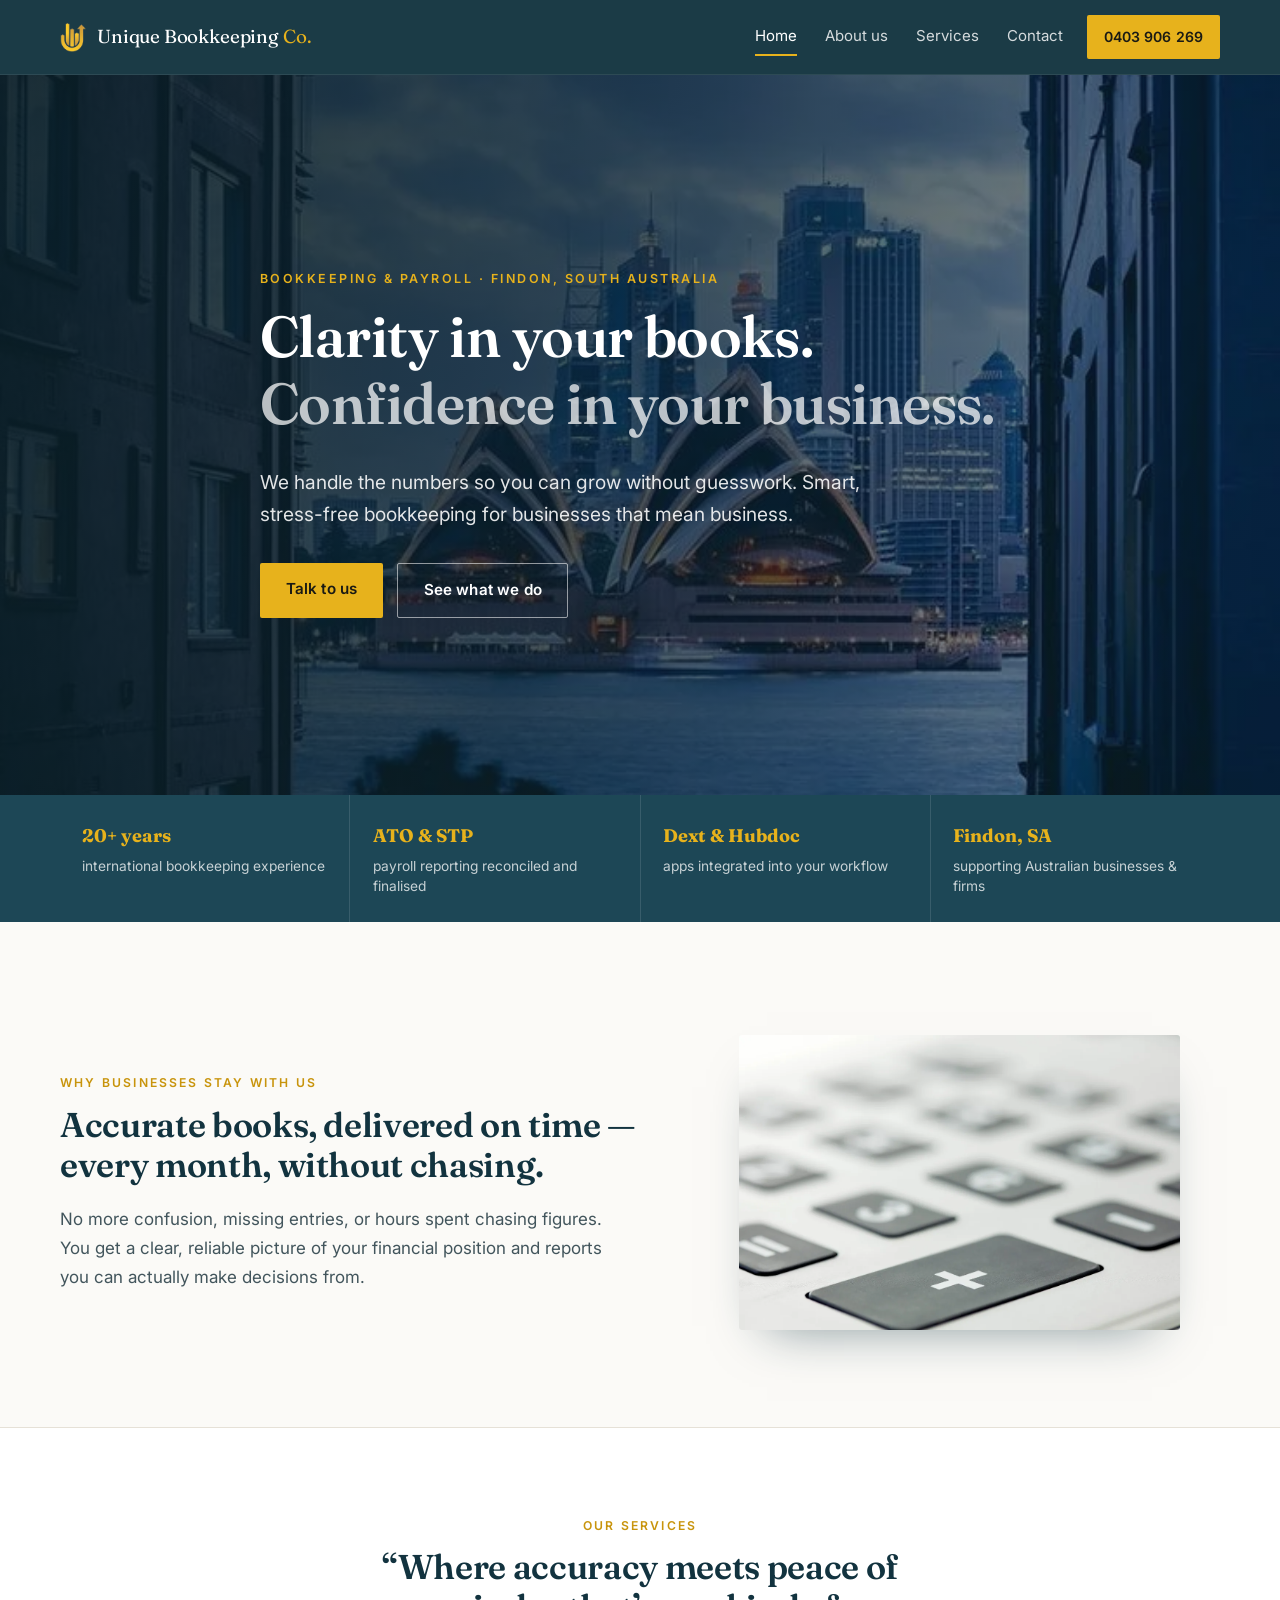
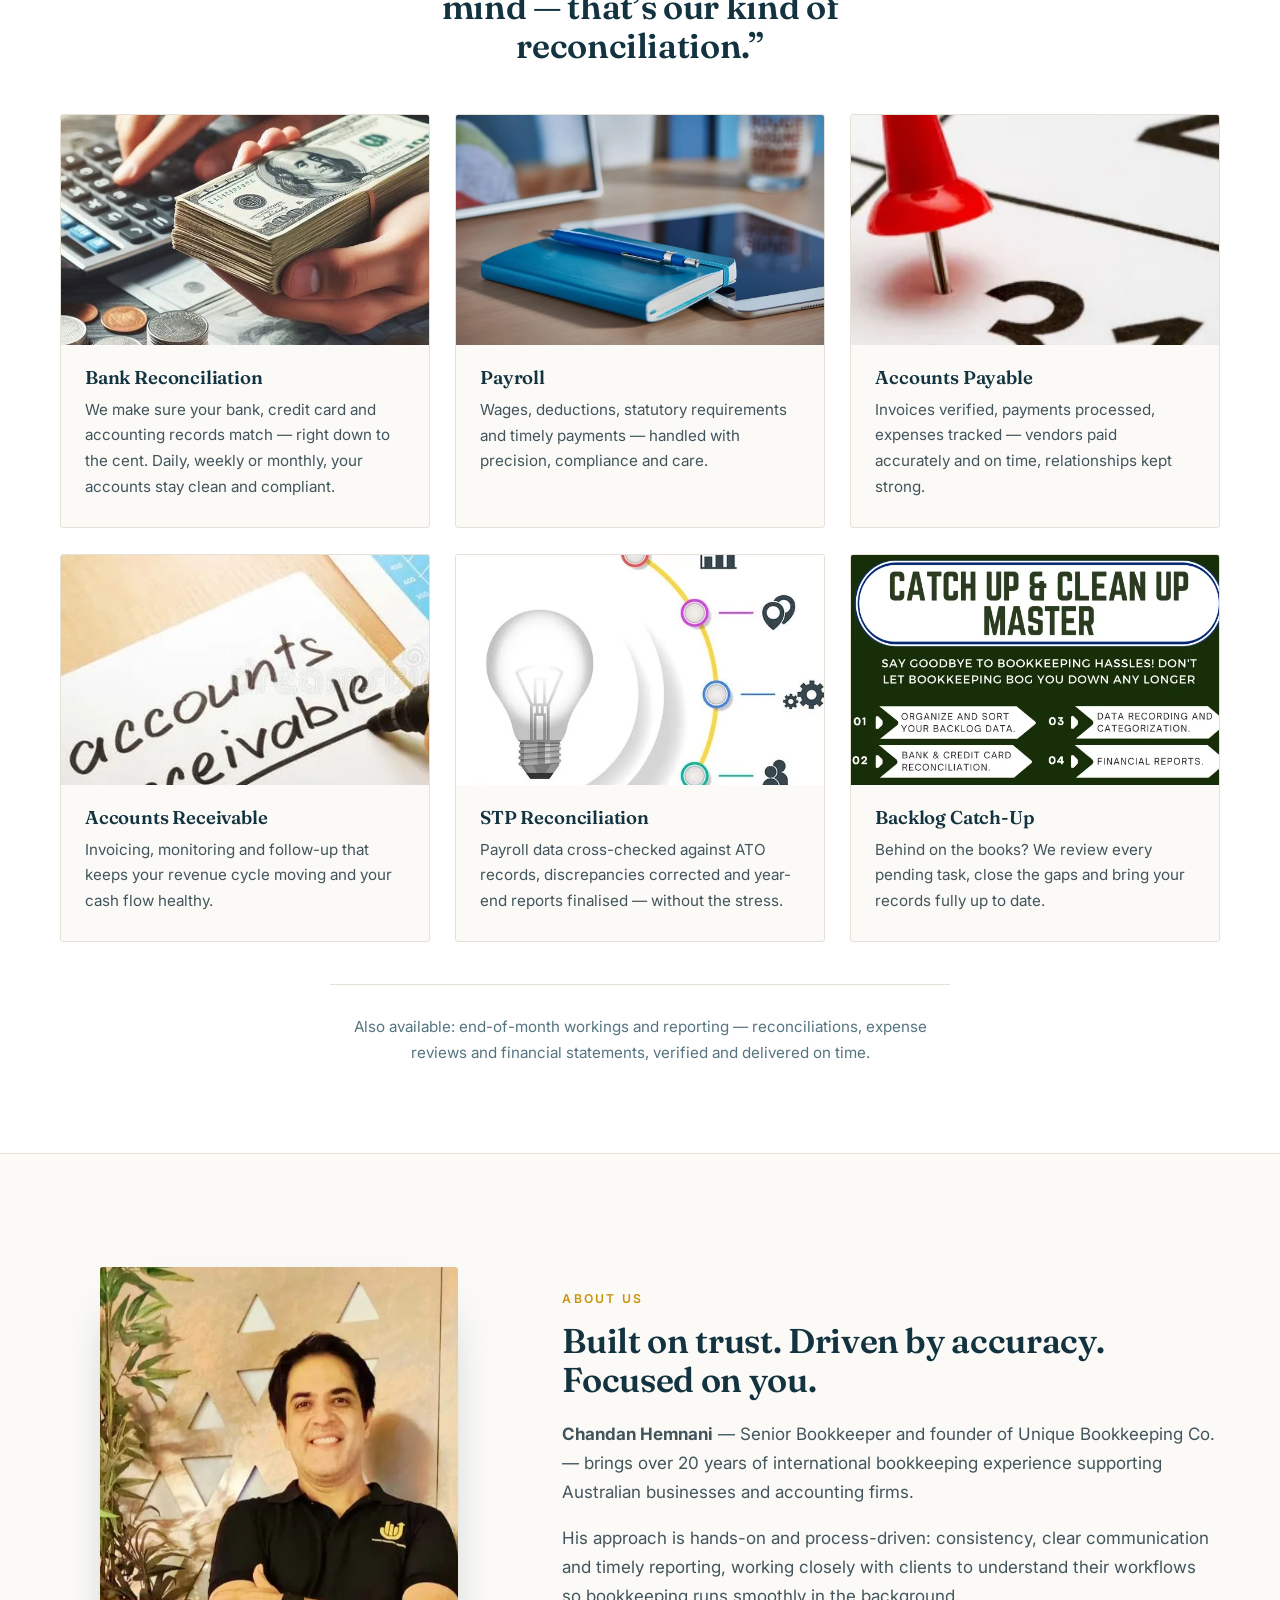
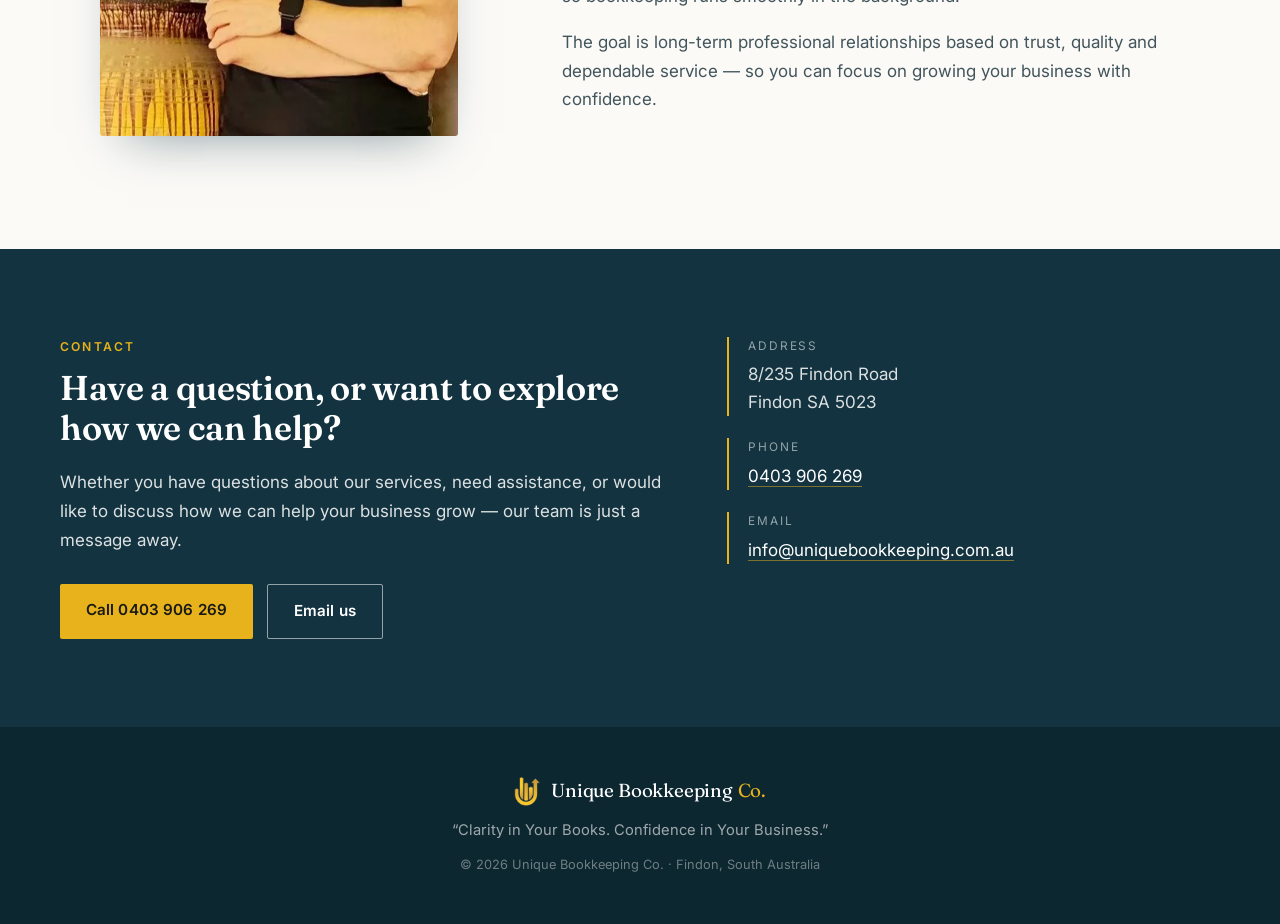
<file: index.html>
<!DOCTYPE html>
<html lang="en-AU">
<head>
<meta charset="utf-8">
<meta name="viewport" content="width=device-width, initial-scale=1">
<title>Unique Bookkeeping Co. | Bookkeeping, Payroll &amp; STP — Findon, SA</title>
<meta name="description" content="Clarity in your books, confidence in your business. Bank reconciliation, payroll, STP, accounts payable &amp; receivable and backlog catch-up for Australian businesses. Based in Findon, South Australia.">
<link rel="canonical" href="https://www.uniquebookkeeping.com.au/">
<meta property="og:title" content="Unique Bookkeeping Co.">
<meta property="og:description" content="Clarity in Your Books. Confidence in Your Business.">
<meta property="og:type" content="website">
<meta property="og:url" content="https://www.uniquebookkeeping.com.au/">
<meta property="og:image" content="https://www.uniquebookkeeping.com.au/assets/hero.webp">
<meta name="theme-color" content="#12333f">
<link rel="icon" href="assets/logo.png">
<link rel="preconnect" href="https://fonts.googleapis.com">
<link rel="preconnect" href="https://fonts.gstatic.com" crossorigin>
<link href="https://fonts.googleapis.com/css2?family=Fraunces:opsz,wght@9..144,400;9..144,600&family=Inter:wght@400;500;600&display=swap" rel="stylesheet">
<script type="application/ld+json">
{"@context":"https://schema.org","@type":"AccountingService","name":"Unique Bookkeeping Co.",
"url":"https://www.uniquebookkeeping.com.au/","telephone":"+61403906269","email":"info@uniquebookkeeping.com.au",
"image":"https://www.uniquebookkeeping.com.au/assets/logo.png",
"address":{"@type":"PostalAddress","streetAddress":"8/235 Findon Road","addressLocality":"Findon","addressRegion":"SA","postalCode":"5023","addressCountry":"AU"},
"areaServed":"AU","slogan":"Clarity in Your Books. Confidence in Your Business."}
</script>
<link rel="stylesheet" href="style.css">
</head>
<body>

<a class="skip" href="#main">Skip to content</a>

<header class="site-header" id="top">
  <div class="wrap header-inner">
    <a class="brand" href="#top">
      <img src="assets/logo.png" alt="Unique Bookkeeping Co." width="141" height="164">
      <span>Unique Bookkeeping<em>Co.</em></span>
    </a>
    <nav class="nav" id="nav" aria-label="Primary">
      <a href="#top" class="is-current">Home</a>
      <a href="#about">About us</a>
      <a href="#services">Services</a>
      <a href="#contact">Contact</a>
      <a class="nav-call" href="tel:+61403906269">Call 0403 906 269</a>
    </nav>
    <a class="btn btn-sm header-call" href="tel:+61403906269">0403 906 269</a>
    <button class="burger" id="burger" aria-label="Menu" aria-expanded="false" aria-controls="nav">
      <span></span><span></span><span></span>
    </button>
  </div>
</header>

<main id="main">

  <section class="hero">
    <img class="hero-bg" src="assets/hero.webp" alt="" width="736" height="919" fetchpriority="high">
    <div class="hero-shade"></div>
    <div class="wrap hero-inner">
      <p class="eyebrow">Bookkeeping &amp; payroll · Findon, South Australia</p>
      <h1>Clarity in your books.<br><span>Confidence in your business.</span></h1>
      <p class="lede">We handle the numbers so you can grow without guesswork. Smart, stress-free
        bookkeeping for businesses that mean business.</p>
      <div class="hero-cta">
        <a class="btn" href="#contact">Talk to us</a>
        <a class="btn btn-ghost" href="#services">See what we do</a>
      </div>
    </div>
  </section>

  <section class="strip" aria-label="At a glance">
    <div class="wrap strip-inner">
      <div><strong>20+ years</strong><span>international bookkeeping experience</span></div>
      <div><strong>ATO &amp; STP</strong><span>payroll reporting reconciled and finalised</span></div>
      <div><strong>Dext &amp; Hubdoc</strong><span>apps integrated into your workflow</span></div>
      <div><strong>Findon, SA</strong><span>supporting Australian businesses &amp; firms</span></div>
    </div>
  </section>

  <section class="intro wrap">
    <div class="intro-copy">
      <p class="kicker">Why businesses stay with us</p>
      <h2>Accurate books, delivered on time — every month, without chasing.</h2>
      <p>No more confusion, missing entries, or hours spent chasing figures. You get a clear,
        reliable picture of your financial position and reports you can actually make decisions
        from.</p>
    </div>
    <figure class="intro-img">
      <img src="assets/calc.webp" alt="Close-up of a calculator keypad" width="1200" height="801" loading="lazy">
    </figure>
  </section>

  <section class="services" id="services">
    <div class="wrap">
      <p class="kicker centered">Our services</p>
      <h2 class="centered">“Where accuracy meets peace of mind — that’s our kind of reconciliation.”</h2>

      <div class="grid">
        <article class="card feature">
          <img src="assets/cash.webp" alt="Cash, coins and a calculator on a desk" width="629" height="736" loading="lazy">
          <div class="card-body">
            <h3>Bank Reconciliation</h3>
            <p>We make sure your bank, credit card and accounting records match — right down to the
              cent. Daily, weekly or monthly, your accounts stay clean and compliant.</p>
          </div>
        </article>

        <article class="card">
          <img src="assets/desk.webp" alt="Notebook, pen and tablet on a desk" width="1200" height="801" loading="lazy">
          <div class="card-body">
            <h3>Payroll</h3>
            <p>Wages, deductions, statutory requirements and timely payments — handled with
              precision, compliance and care.</p>
          </div>
        </article>

        <article class="card">
          <img src="assets/calendar.webp" alt="Red pin on the 31st of a calendar" width="284" height="400" loading="lazy">
          <div class="card-body">
            <h3>Accounts Payable</h3>
            <p>Invoices verified, payments processed, expenses tracked — vendors paid accurately and
              on time, relationships kept strong.</p>
          </div>
        </article>

        <article class="card">
          <img src="assets/ar.webp" alt="“Accounts receivable” written on a notepad" width="401" height="490" loading="lazy">
          <div class="card-body">
            <h3>Accounts Receivable</h3>
            <p>Invoicing, monitoring and follow-up that keeps your revenue cycle moving and your cash
              flow healthy.</p>
          </div>
        </article>

        <article class="card">
          <img src="assets/stp.webp" alt="ATO Single Touch Payroll diagram" width="614" height="736" loading="lazy">
          <div class="card-body">
            <h3>STP Reconciliation</h3>
            <p>Payroll data cross-checked against ATO records, discrepancies corrected and year-end
              reports finalised — without the stress.</p>
          </div>
        </article>

        <article class="card">
          <img src="assets/catchup.webp" alt="Catch up and clean up bookkeeping graphic" width="664" height="404" loading="lazy">
          <div class="card-body">
            <h3>Backlog Catch-Up</h3>
            <p>Behind on the books? We review every pending task, close the gaps and bring your
              records fully up to date.</p>
          </div>
        </article>
      </div>

      <p class="note">Also available: end-of-month workings and reporting — reconciliations, expense
        reviews and financial statements, verified and delivered on time.</p>
    </div>
  </section>

  <section class="about" id="about">
    <div class="wrap about-inner">
      <figure class="about-img">
        <img src="assets/founder.webp" alt="Chandan Hemnani, founder of Unique Bookkeeping Co." width="482" height="630" loading="lazy">
      </figure>
      <div class="about-copy">
        <p class="kicker">About us</p>
        <h2>Built on trust. Driven by accuracy. Focused on you.</h2>
        <p><strong>Chandan Hemnani</strong> — Senior Bookkeeper and founder of Unique Bookkeeping Co.
          — brings over 20 years of international bookkeeping experience supporting Australian
          businesses and accounting firms.</p>
        <p>His approach is hands-on and process-driven: consistency, clear communication and timely
          reporting, working closely with clients to understand their workflows so bookkeeping runs
          smoothly in the background.</p>
        <p>The goal is long-term professional relationships based on trust, quality and dependable
          service — so you can focus on growing your business with confidence.</p>
      </div>
    </div>
  </section>

  <section class="contact" id="contact">
    <div class="wrap contact-inner">
      <div class="contact-copy">
        <p class="kicker">Contact</p>
        <h2>Have a question, or want to explore how we can help?</h2>
        <p>Whether you have questions about our services, need assistance, or would like to discuss
          how we can help your business grow — our team is just a message away.</p>
        <div class="contact-cta">
          <a class="btn" href="tel:+61403906269">Call 0403 906 269</a>
          <a class="btn btn-ghost" href="mailto:info@uniquebookkeeping.com.au">Email us</a>
        </div>
      </div>
      <ul class="contact-list">
        <li><span>Address</span>8/235 Findon Road<br>Findon SA 5023</li>
        <li><span>Phone</span><a href="tel:+61403906269">0403 906 269</a></li>
        <li><span>Email</span><a href="mailto:info@uniquebookkeeping.com.au">info@uniquebookkeeping.com.au</a></li>
      </ul>
    </div>
  </section>

</main>

<footer class="site-footer">
  <div class="wrap footer-inner">
    <a class="brand" href="#top">
      <img src="assets/logo.png" alt="" width="141" height="164">
      <span>Unique Bookkeeping<em>Co.</em></span>
    </a>
    <p>“Clarity in Your Books. Confidence in Your Business.”</p>
    <p class="fine">© <span id="yr">2026</span> Unique Bookkeeping Co. · Findon, South Australia</p>
  </div>
</footer>

<script>
document.getElementById('yr').textContent = new Date().getFullYear();
const burger=document.getElementById('burger'), nav=document.getElementById('nav');
burger.addEventListener('click',()=>{
  const open=document.body.classList.toggle('nav-open');
  burger.setAttribute('aria-expanded',open);
});
nav.addEventListener('click',e=>{ if(e.target.tagName==='A'){
  document.body.classList.remove('nav-open'); burger.setAttribute('aria-expanded','false'); }});
const links=[...document.querySelectorAll('.nav a')];
const secs=links.map(a=>document.querySelector(a.getAttribute('href'))).filter(Boolean);
addEventListener('scroll',()=>{
  let cur=links[0];
  secs.forEach((s,i)=>{ if(s.getBoundingClientRect().top<=120) cur=links[i]; });
  links.forEach(a=>a.classList.toggle('is-current',a===cur));
},{passive:true});
</script>
</body>
</html>
</file>
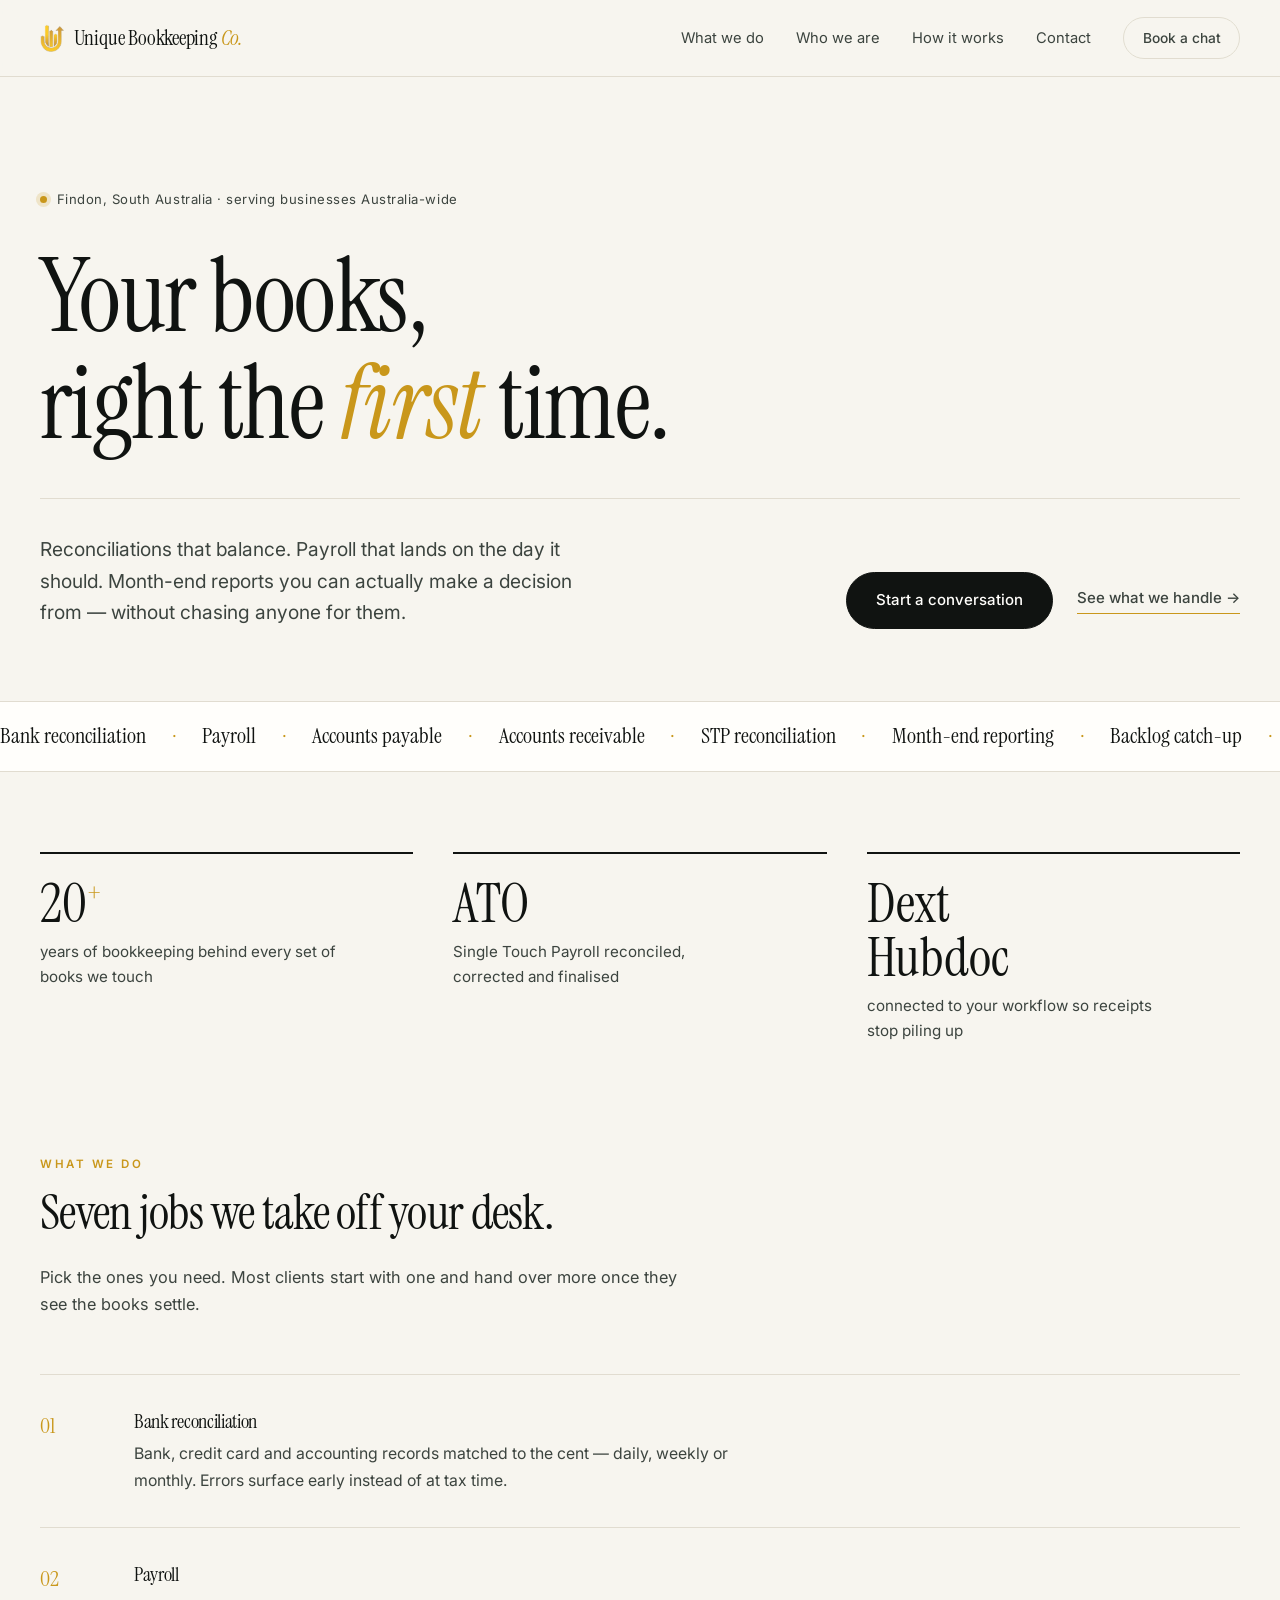
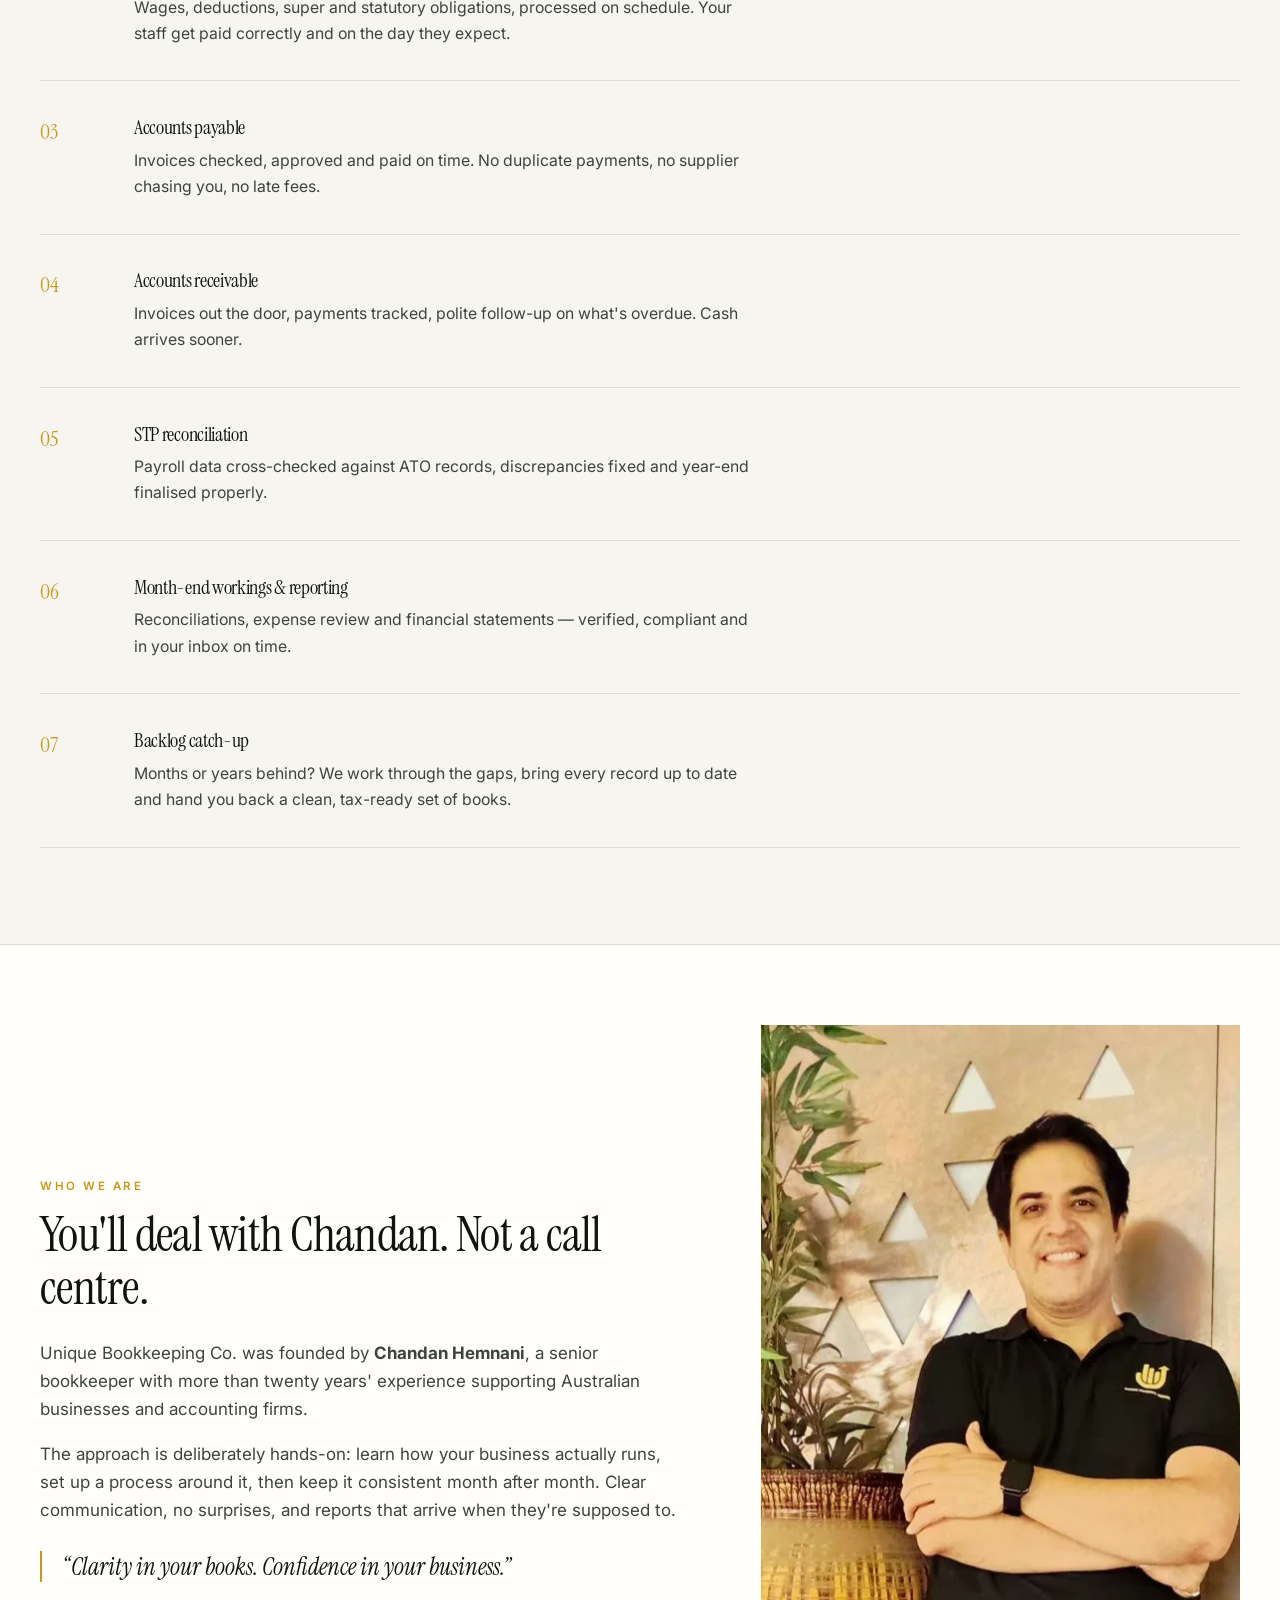
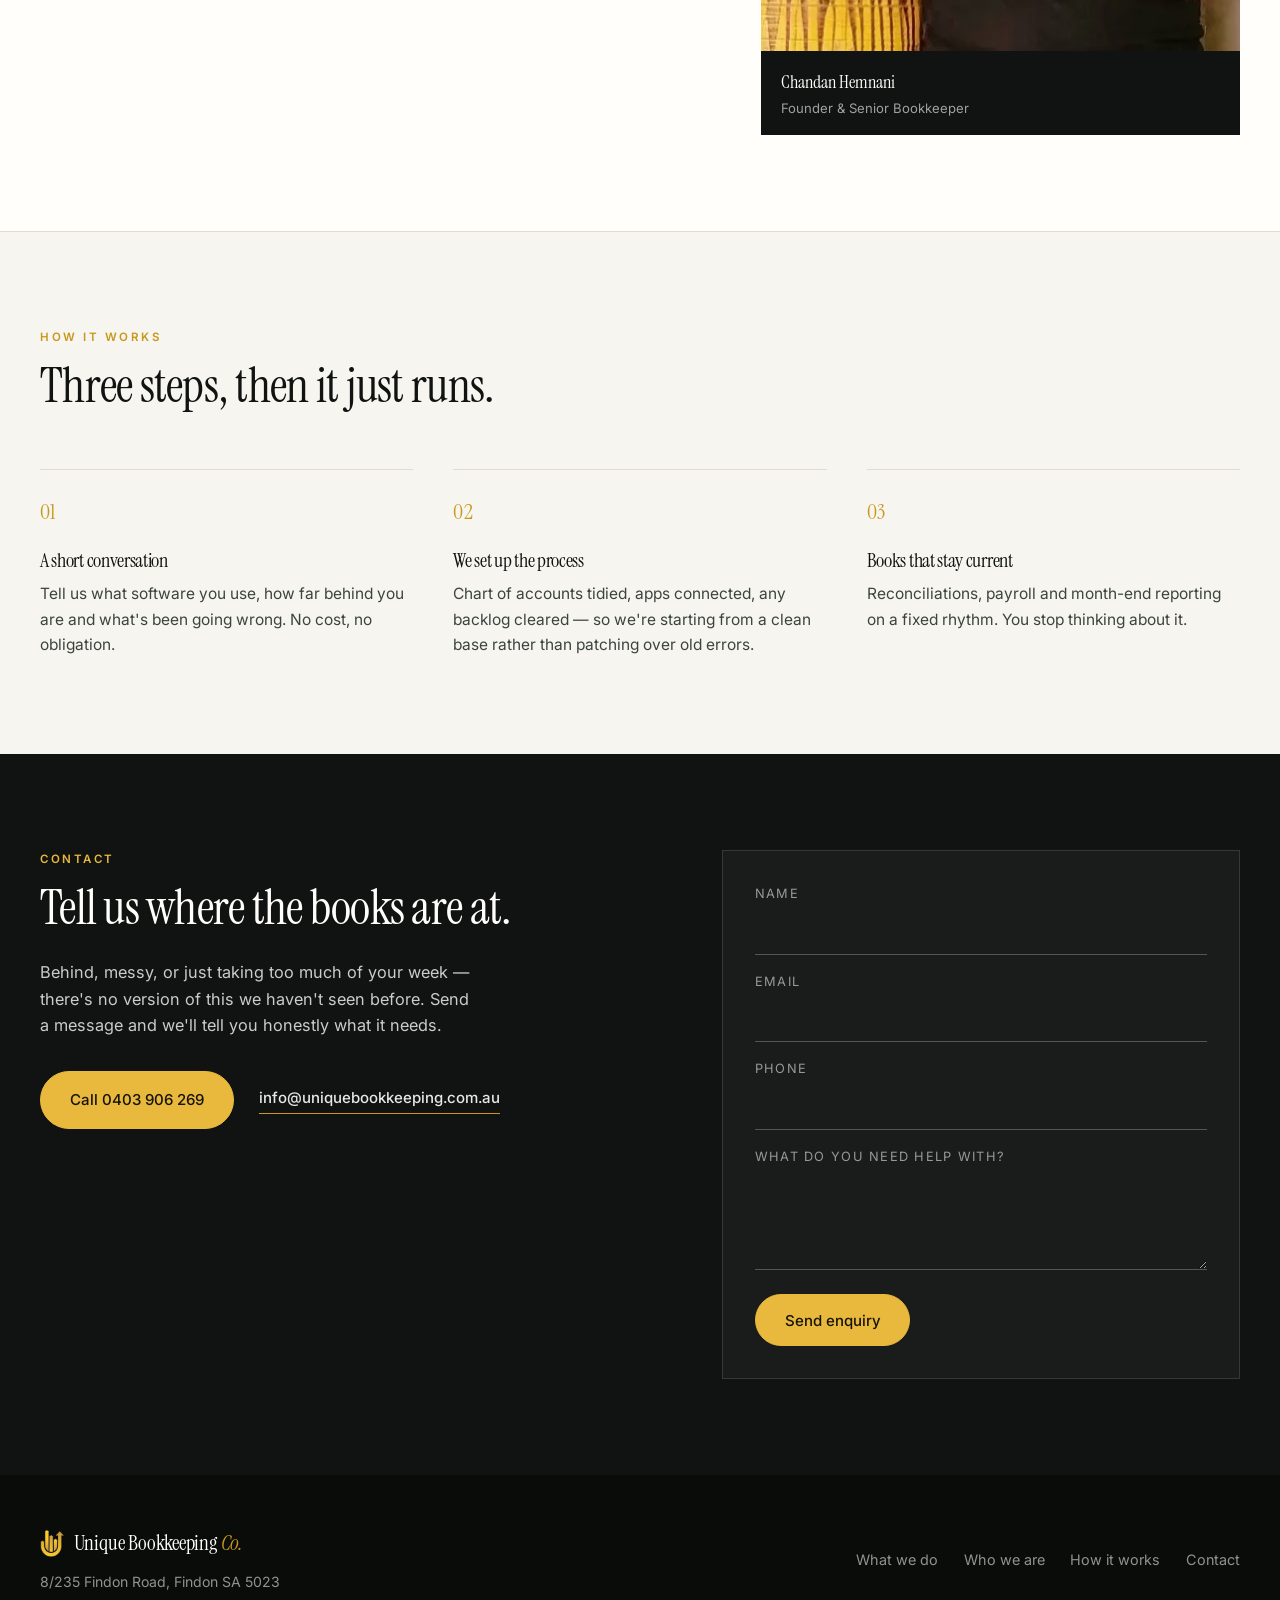
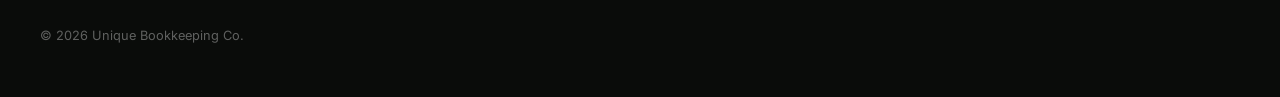
<file: b/index.html>
<!DOCTYPE html>
<html lang="en-AU">
<head>
<meta charset="utf-8">
<meta name="viewport" content="width=device-width, initial-scale=1">
<title>Unique Bookkeeping Co. | Bookkeeping &amp; Payroll for Australian Businesses</title>
<meta name="description" content="Reconciliations, payroll, STP and month-end reporting done properly and on time. Unique Bookkeeping Co., Findon, South Australia — 20+ years supporting Australian businesses and accounting firms.">
<meta property="og:title" content="Unique Bookkeeping Co.">
<meta property="og:description" content="Books that are right the first time. Bookkeeping, payroll and STP for Australian businesses.">
<meta property="og:type" content="website">
<meta name="theme-color" content="#101311">
<link rel="icon" href="assets/logo.png">
<link rel="preconnect" href="https://fonts.googleapis.com">
<link rel="preconnect" href="https://fonts.gstatic.com" crossorigin>
<link href="https://fonts.googleapis.com/css2?family=Instrument+Serif:ital@0;1&family=Inter:wght@400;500;600&display=swap" rel="stylesheet">
<script type="application/ld+json">
{"@context":"https://schema.org","@type":"AccountingService","name":"Unique Bookkeeping Co.",
"url":"https://www.uniquebookkeeping.com.au/","telephone":"+61403906269","email":"info@uniquebookkeeping.com.au",
"address":{"@type":"PostalAddress","streetAddress":"8/235 Findon Road","addressLocality":"Findon","addressRegion":"SA","postalCode":"5023","addressCountry":"AU"},
"areaServed":"AU"}
</script>
<link rel="stylesheet" href="style.css">
</head>
<body>

<a class="skip" href="#main">Skip to content</a>

<header class="hd" id="top">
  <div class="wrap hd-in">
    <a class="brand" href="#top">
      <img src="assets/logo.png" alt="" width="141" height="164">
      <span>Unique Bookkeeping <em>Co.</em></span>
    </a>
    <nav class="nav" id="nav" aria-label="Primary">
      <a href="#work">What we do</a>
      <a href="#who">Who we are</a>
      <a href="#how">How it works</a>
      <a href="#talk">Contact</a>
    </nav>
    <a class="pill" href="#talk">Book a chat</a>
    <button class="burger" id="burger" aria-label="Menu" aria-expanded="false" aria-controls="nav">
      <span></span><span></span>
    </button>
  </div>
</header>

<main id="main">

  <section class="hero">
    <div class="wrap">
      <p class="tag"><i></i>Findon, South Australia · serving businesses Australia-wide</p>
      <h1>Your books,<br>right the <em>first</em> time.</h1>
      <div class="hero-grid">
        <p class="lede">Reconciliations that balance. Payroll that lands on the day it should.
          Month-end reports you can actually make a decision from — without chasing anyone for them.</p>
        <div class="hero-act">
          <a class="btn" href="#talk">Start a conversation</a>
          <a class="link" href="#work">See what we handle →</a>
        </div>
      </div>
    </div>
    <div class="ticker" aria-hidden="true">
      <div class="ticker-in">
        <span>Bank reconciliation</span><i>·</i><span>Payroll</span><i>·</i><span>Accounts payable</span><i>·</i>
        <span>Accounts receivable</span><i>·</i><span>STP reconciliation</span><i>·</i><span>Month-end reporting</span><i>·</i>
        <span>Backlog catch-up</span><i>·</i>
        <span>Bank reconciliation</span><i>·</i><span>Payroll</span><i>·</i><span>Accounts payable</span><i>·</i>
        <span>Accounts receivable</span><i>·</i><span>STP reconciliation</span><i>·</i><span>Month-end reporting</span><i>·</i>
        <span>Backlog catch-up</span><i>·</i>
      </div>
    </div>
  </section>

  <section class="stats">
    <div class="wrap stats-in">
      <div><b>20<sup>+</sup></b><span>years of bookkeeping behind every set of books we touch</span></div>
      <div><b>ATO</b><span>Single Touch Payroll reconciled, corrected and finalised</span></div>
      <div><b>Dext<br>Hubdoc</b><span>connected to your workflow so receipts stop piling up</span></div>
    </div>
  </section>

  <section class="work" id="work">
    <div class="wrap">
      <header class="sec-hd">
        <p class="kick">What we do</p>
        <h2>Seven jobs we take off your desk.</h2>
        <p class="sec-sub">Pick the ones you need. Most clients start with one and hand over more
          once they see the books settle.</p>
      </header>

      <ol class="list">
        <li>
          <span class="num">01</span>
          <div class="li-main">
            <h3>Bank reconciliation</h3>
            <p>Bank, credit card and accounting records matched to the cent — daily, weekly or
              monthly. Errors surface early instead of at tax time.</p>
          </div>
        </li>
        <li>
          <span class="num">02</span>
          <div class="li-main">
            <h3>Payroll</h3>
            <p>Wages, deductions, super and statutory obligations, processed on schedule. Your staff
              get paid correctly and on the day they expect.</p>
          </div>
        </li>
        <li>
          <span class="num">03</span>
          <div class="li-main">
            <h3>Accounts payable</h3>
            <p>Invoices checked, approved and paid on time. No duplicate payments, no supplier
              chasing you, no late fees.</p>
          </div>
        </li>
        <li>
          <span class="num">04</span>
          <div class="li-main">
            <h3>Accounts receivable</h3>
            <p>Invoices out the door, payments tracked, polite follow-up on what's overdue. Cash
              arrives sooner.</p>
          </div>
        </li>
        <li>
          <span class="num">05</span>
          <div class="li-main">
            <h3>STP reconciliation</h3>
            <p>Payroll data cross-checked against ATO records, discrepancies fixed and year-end
              finalised properly.</p>
          </div>
        </li>
        <li>
          <span class="num">06</span>
          <div class="li-main">
            <h3>Month-end workings &amp; reporting</h3>
            <p>Reconciliations, expense review and financial statements — verified, compliant and in
              your inbox on time.</p>
          </div>
        </li>
        <li>
          <span class="num">07</span>
          <div class="li-main">
            <h3>Backlog catch-up</h3>
            <p>Months or years behind? We work through the gaps, bring every record up to date and
              hand you back a clean, tax-ready set of books.</p>
          </div>
        </li>
      </ol>
    </div>
  </section>

  <section class="who" id="who">
    <div class="wrap who-in">
      <div class="who-copy">
        <p class="kick">Who we are</p>
        <h2>You'll deal with Chandan. Not a call centre.</h2>
        <p>Unique Bookkeeping Co. was founded by <strong>Chandan Hemnani</strong>, a senior
          bookkeeper with more than twenty years' experience supporting Australian businesses and
          accounting firms.</p>
        <p>The approach is deliberately hands-on: learn how your business actually runs, set up a
          process around it, then keep it consistent month after month. Clear communication, no
          surprises, and reports that arrive when they're supposed to.</p>
        <blockquote>“Clarity in your books. Confidence in your business.”</blockquote>
      </div>
      <figure class="who-img">
        <img src="assets/founder.webp" alt="Chandan Hemnani, founder of Unique Bookkeeping Co."
             width="482" height="630" loading="lazy">
        <figcaption><strong>Chandan Hemnani</strong><span>Founder &amp; Senior Bookkeeper</span></figcaption>
      </figure>
    </div>
  </section>

  <section class="how" id="how">
    <div class="wrap">
      <header class="sec-hd">
        <p class="kick">How it works</p>
        <h2>Three steps, then it just runs.</h2>
      </header>
      <div class="steps">
        <article>
          <span class="num">01</span>
          <h3>A short conversation</h3>
          <p>Tell us what software you use, how far behind you are and what's been going wrong.
            No cost, no obligation.</p>
        </article>
        <article>
          <span class="num">02</span>
          <h3>We set up the process</h3>
          <p>Chart of accounts tidied, apps connected, any backlog cleared — so we're starting from
            a clean base rather than patching over old errors.</p>
        </article>
        <article>
          <span class="num">03</span>
          <h3>Books that stay current</h3>
          <p>Reconciliations, payroll and month-end reporting on a fixed rhythm. You stop thinking
            about it.</p>
        </article>
      </div>
    </div>
  </section>

  <section class="talk" id="talk">
    <div class="wrap talk-in">
      <div>
        <p class="kick light">Contact</p>
        <h2>Tell us where the books are at.</h2>
        <p class="talk-sub">Behind, messy, or just taking too much of your week — there's no version
          of this we haven't seen before. Send a message and we'll tell you honestly what it needs.</p>
        <div class="talk-act">
          <a class="btn" href="tel:+61403906269">Call 0403 906 269</a>
          <a class="link light" href="mailto:info@uniquebookkeeping.com.au">info@uniquebookkeeping.com.au</a>
        </div>
      </div>
      <form class="form" onsubmit="event.preventDefault();this.querySelector('.form-note').hidden=false;">
        <label>Name<input type="text" name="name" required autocomplete="name"></label>
        <label>Email<input type="email" name="email" required autocomplete="email"></label>
        <label>Phone<input type="tel" name="phone" autocomplete="tel"></label>
        <label>What do you need help with?<textarea name="message" rows="3" required></textarea></label>
        <button class="btn" type="submit">Send enquiry</button>
        <p class="form-note" hidden>Demo only — on the live site this sends straight to
          info@uniquebookkeeping.com.au.</p>
      </form>
    </div>
  </section>

</main>

<footer class="ft">
  <div class="wrap ft-in">
    <div>
      <a class="brand" href="#top">
        <img src="assets/logo.png" alt="" width="141" height="164">
        <span>Unique Bookkeeping <em>Co.</em></span>
      </a>
      <p class="ft-add">8/235 Findon Road, Findon SA 5023</p>
    </div>
    <nav class="ft-nav" aria-label="Footer">
      <a href="#work">What we do</a>
      <a href="#who">Who we are</a>
      <a href="#how">How it works</a>
      <a href="#talk">Contact</a>
    </nav>
    <p class="fine">© <span id="yr">2026</span> Unique Bookkeeping Co.</p>
  </div>
</footer>

<script>
document.getElementById('yr').textContent=new Date().getFullYear();
const burger=document.getElementById('burger'),nav=document.getElementById('nav');
burger.addEventListener('click',()=>{
  const o=document.body.classList.toggle('nav-open');burger.setAttribute('aria-expanded',o);});
nav.addEventListener('click',e=>{if(e.target.tagName==='A'){
  document.body.classList.remove('nav-open');burger.setAttribute('aria-expanded','false');}});
const io=new IntersectionObserver(es=>es.forEach(e=>{
  if(e.isIntersecting){e.target.classList.add('in');io.unobserve(e.target);}}),{threshold:.15});
document.querySelectorAll('.list li,.steps article,.stats-in>div').forEach(el=>io.observe(el));
</script>
</body>
</html>
</file>
<file: style.css>
:root{
  --ink:#12333f;
  --ink-2:#1d4756;
  --slate:#557480;
  --gold:#e7b21c;
  --gold-dk:#c8940c;
  --paper:#fbfaf7;
  --line:#e6e1d7;
  --body:#42555c;
  --wrap:1160px;
}
*{box-sizing:border-box}
html{scroll-behavior:smooth;-webkit-text-size-adjust:100%}
body{
  margin:0;background:var(--paper);color:var(--body);
  font-family:Inter,-apple-system,BlinkMacSystemFont,"Segoe UI",Roboto,sans-serif;
  font-size:17px;line-height:1.7;-webkit-font-smoothing:antialiased;
}
img{max-width:100%;height:auto;display:block}
a{color:inherit}
h1,h2,h3{font-family:Fraunces,Georgia,"Times New Roman",serif;font-weight:600;color:var(--ink);
  line-height:1.15;letter-spacing:-.01em;margin:0 0 .6em}
h1{font-size:clamp(2.1rem,5.2vw,3.6rem)}
h2{font-size:clamp(1.5rem,3vw,2.15rem)}
h3{font-size:1.16rem;margin-bottom:.45em}
p{margin:0 0 1em}
.wrap{width:min(100% - 2.5rem,var(--wrap));margin-inline:auto}
.skip{position:absolute;left:-9999px}
.skip:focus{left:1rem;top:1rem;background:#fff;padding:.6rem 1rem;z-index:99;border-radius:6px}
.kicker{font-size:.76rem;letter-spacing:.18em;text-transform:uppercase;color:var(--gold-dk);
  font-weight:600;margin-bottom:.9em}
.centered{text-align:center}
.centered.kicker{color:var(--gold-dk)}

/* ---------- buttons ---------- */
.btn{display:inline-block;background:var(--gold);color:#1a1a14;text-decoration:none;
  font-weight:600;font-size:.95rem;padding:.85rem 1.6rem;border-radius:2px;
  letter-spacing:.01em;transition:background .18s ease,transform .18s ease}
.btn:hover{background:var(--gold-dk);transform:translateY(-1px)}
.btn-ghost{background:transparent;color:#fff;border:1px solid rgba(255,255,255,.55)}
.btn-ghost:hover{background:rgba(255,255,255,.12)}
.btn-sm{padding:.6rem 1.05rem;font-size:.88rem}

/* ---------- header ---------- */
.site-header{position:sticky;top:0;z-index:50;background:rgba(18,51,63,.96);
  backdrop-filter:saturate(140%) blur(8px);border-bottom:1px solid rgba(255,255,255,.08)}
.header-inner{display:flex;align-items:center;gap:1.5rem;min-height:74px}
.brand{display:flex;align-items:center;gap:.7rem;text-decoration:none;color:#fff;
  font-family:Fraunces,Georgia,serif;font-size:1.18rem;letter-spacing:-.01em}
.brand img{width:26px;height:auto}
.brand em{font-style:normal;color:var(--gold);margin-left:.3em}
.nav{margin-left:auto;display:flex;gap:1.75rem}
.nav a{color:rgba(255,255,255,.82);text-decoration:none;font-size:.94rem;padding:.3rem 0;
  border-bottom:2px solid transparent;transition:color .15s}
.nav a:hover{color:#fff}
.nav a.is-current{color:#fff;border-bottom-color:var(--gold)}
.nav-call{display:none}
.burger{display:none;margin-left:auto;background:none;border:0;padding:.55rem;cursor:pointer}
.burger span{display:block;width:24px;height:2px;background:#fff;margin:5px 0;
  transition:transform .22s ease,opacity .22s ease}
body.nav-open .burger span:nth-child(1){transform:translateY(7px) rotate(45deg)}
body.nav-open .burger span:nth-child(2){opacity:0}
body.nav-open .burger span:nth-child(3){transform:translateY(-7px) rotate(-45deg)}

/* ---------- hero ---------- */
.hero{position:relative;min-height:min(86vh,720px);display:flex;align-items:center;
  overflow:hidden;background:var(--ink)}
.hero-bg{position:absolute;inset:0;width:100%;height:100%;object-fit:cover;object-position:50% 60%}
.hero-shade{position:absolute;inset:0;
  background:linear-gradient(100deg,rgba(10,30,38,.92) 0%,rgba(10,30,38,.74) 45%,rgba(10,30,38,.42) 100%)}
.hero-inner{position:relative;padding:6rem 0 5rem;max-width:760px}
.eyebrow{color:var(--gold);font-size:.78rem;letter-spacing:.2em;text-transform:uppercase;
  font-weight:600;margin-bottom:1.2em}
.hero h1{color:#fff;margin-bottom:.5em}
.hero h1 span{color:rgba(255,255,255,.72)}
.lede{color:rgba(255,255,255,.88);font-size:clamp(1.02rem,1.6vw,1.2rem);max-width:52ch;margin-bottom:2rem}
.hero-cta{display:flex;gap:.9rem;flex-wrap:wrap}

/* ---------- strip ---------- */
.strip{background:var(--ink-2);color:#fff}
.strip-inner{display:grid;grid-template-columns:repeat(4,1fr);gap:1px;
  background:rgba(255,255,255,.12)}
.strip-inner>div{background:var(--ink-2);padding:1.6rem 1.4rem;display:flex;flex-direction:column;gap:.25rem}
.strip strong{font-family:Fraunces,Georgia,serif;font-size:1.14rem;color:var(--gold)}
.strip span{font-size:.86rem;color:rgba(255,255,255,.75);line-height:1.5}

/* ---------- intro ---------- */
.intro{display:grid;grid-template-columns:1.05fr .95fr;gap:4rem;align-items:center;
  padding:6rem 0 5rem}
.intro-copy p:last-child{margin-bottom:0}
.intro-img img{border-radius:3px;box-shadow:0 24px 50px -28px rgba(18,51,63,.55)}

/* ---------- services ---------- */
.services{background:#fff;border-block:1px solid var(--line);padding:5.5rem 0}
.services>.wrap>h2{max-width:24ch;margin-inline:auto;margin-bottom:3rem;color:var(--ink)}
.grid{display:grid;grid-template-columns:repeat(3,1fr);gap:1.6rem}
.card{background:var(--paper);border:1px solid var(--line);border-radius:3px;overflow:hidden;
  display:flex;flex-direction:column;transition:transform .2s ease,box-shadow .2s ease}
.card:hover{transform:translateY(-3px);box-shadow:0 22px 40px -26px rgba(18,51,63,.5)}
.card img{aspect-ratio:16/10;object-fit:cover;width:100%}
.card-body{padding:1.4rem 1.5rem 1.7rem}
.card p{font-size:.95rem;margin:0;color:var(--body)}
.card.feature{grid-column:span 1}
.note{margin:2.6rem auto 0;max-width:62ch;text-align:center;font-size:.95rem;
  color:var(--slate);border-top:1px solid var(--line);padding-top:1.8rem}

/* ---------- about ---------- */
.about{padding:6rem 0}
.about-inner{display:grid;grid-template-columns:.8fr 1.2fr;gap:4rem;align-items:center}
.about-img img{border-radius:3px;box-shadow:0 24px 50px -28px rgba(18,51,63,.55)}
.about-copy p:last-child{margin-bottom:0}

/* ---------- contact ---------- */
.contact{background:var(--ink);color:rgba(255,255,255,.85);padding:5.5rem 0}
.contact h2{color:#fff}
.contact-inner{display:grid;grid-template-columns:1.1fr .9fr;gap:4rem}
.contact .kicker{color:var(--gold)}
.contact-cta{display:flex;gap:.9rem;flex-wrap:wrap;margin-top:1.8rem}
.contact-list{list-style:none;margin:0;padding:0;display:flex;flex-direction:column;gap:1.4rem}
.contact-list li{border-left:2px solid var(--gold);padding-left:1.2rem;line-height:1.6}
.contact-list span{display:block;font-size:.74rem;letter-spacing:.16em;text-transform:uppercase;
  color:rgba(255,255,255,.55);margin-bottom:.35rem}
.contact-list a{color:#fff;text-decoration:none;border-bottom:1px solid rgba(231,178,28,.5)}
.contact-list a:hover{border-bottom-color:var(--gold)}

/* ---------- footer ---------- */
.site-footer{background:#0d2731;color:rgba(255,255,255,.6);padding:3rem 0;text-align:center}
.footer-inner{display:flex;flex-direction:column;align-items:center;gap:.7rem}
.site-footer p{margin:0;font-size:.92rem}
.site-footer .fine{font-size:.8rem;color:rgba(255,255,255,.4)}

/* ---------- responsive ---------- */
@media (max-width:980px){
  .grid{grid-template-columns:repeat(2,1fr)}
  .strip-inner{grid-template-columns:repeat(2,1fr)}
  .intro,.about-inner,.contact-inner{grid-template-columns:1fr;gap:2.5rem}
  .about-img{max-width:380px}
}
@media (max-width:720px){
  body{font-size:16px}
  .header-call{display:none}
  .burger{display:block}
  .nav{position:absolute;top:100%;left:0;right:0;flex-direction:column;gap:0;
    background:var(--ink);border-top:1px solid rgba(255,255,255,.1);
    max-height:0;overflow:hidden;transition:max-height .28s ease}
  body.nav-open .nav{max-height:340px}
  .nav a{padding:.95rem 1.25rem;border-bottom:1px solid rgba(255,255,255,.07);font-size:1rem}
  .nav a.is-current{border-bottom-color:rgba(255,255,255,.07);color:var(--gold)}
  .nav-call{display:block;color:var(--gold);font-weight:600}
  .header-inner{min-height:64px}
  .grid{grid-template-columns:1fr}
  .strip-inner{grid-template-columns:1fr}
  .hero{min-height:auto}
  .hero-inner{padding:4.5rem 0 4rem}
  .hero-bg{object-position:60% 50%}
  .intro,.about,.services,.contact{padding:3.5rem 0}
}
@media (prefers-reduced-motion:reduce){
  html{scroll-behavior:auto}
  .btn,.card{transition:none}
}
</file>
<file: b/style.css>
:root{
  --ink:#101311;
  --ink-soft:#3c443f;
  --paper:#f7f5ef;
  --paper-2:#fffefb;
  --line:#e1dcd0;
  --gold:#c9971b;
  --gold-lt:#e8b93c;
  --wrap:1200px;
}
*{box-sizing:border-box}
html{-webkit-text-size-adjust:100%;scroll-behavior:smooth}
body{margin:0;background:var(--paper);color:var(--ink-soft);
  font-family:Inter,-apple-system,BlinkMacSystemFont,"Segoe UI",Roboto,sans-serif;
  font-size:17px;line-height:1.65;-webkit-font-smoothing:antialiased}
img{max-width:100%;height:auto;display:block}
a{color:inherit}
h1,h2,h3{font-family:"Instrument Serif",Georgia,serif;font-weight:400;color:var(--ink);
  line-height:1.05;letter-spacing:-.015em;margin:0 0 .5em}
h1{font-size:clamp(2.9rem,8.2vw,6.4rem)}
h2{font-size:clamp(1.9rem,4vw,3.05rem);line-height:1.08}
h3{font-size:1.28rem;line-height:1.25;margin-bottom:.35em}
h1 em,h2 em{font-style:italic;color:var(--gold)}
p{margin:0 0 1em}
.wrap{width:min(100% - 2.5rem,var(--wrap));margin-inline:auto}
.skip{position:absolute;left:-9999px}
.skip:focus{left:1rem;top:1rem;background:#fff;padding:.6rem 1rem;z-index:99}
.kick{font-size:.72rem;letter-spacing:.22em;text-transform:uppercase;color:var(--gold);
  font-weight:600;margin-bottom:1.1em}
.kick.light{color:var(--gold-lt)}
.num{font-family:"Instrument Serif",Georgia,serif;font-size:1.35rem;color:var(--gold);
  letter-spacing:.02em}

.btn{display:inline-block;background:var(--ink);color:var(--paper-2);text-decoration:none;
  font-weight:500;font-size:.94rem;padding:.95rem 1.8rem;border:1px solid var(--ink);
  border-radius:999px;transition:background .2s,color .2s;cursor:pointer;font-family:inherit}
.btn:hover{background:transparent;color:var(--ink)}
.talk .btn{background:var(--gold-lt);border-color:var(--gold-lt);color:#17140b}
.talk .btn:hover{background:transparent;color:var(--gold-lt)}
.link{text-decoration:none;font-size:.94rem;font-weight:500;border-bottom:1px solid var(--gold);
  padding-bottom:2px;white-space:nowrap}
.link.light{color:rgba(255,255,255,.9)}
.pill{display:inline-block;text-decoration:none;font-size:.86rem;font-weight:500;
  padding:.55rem 1.15rem;border:1px solid var(--line);border-radius:999px;
  transition:border-color .2s,background .2s}
.pill:hover{border-color:var(--ink);background:var(--ink);color:var(--paper-2)}

/* header */
.hd{position:sticky;top:0;z-index:60;background:rgba(247,245,239,.9);
  backdrop-filter:saturate(140%) blur(10px);border-bottom:1px solid var(--line)}
.hd-in{display:flex;align-items:center;gap:2rem;min-height:76px}
.brand{display:flex;align-items:center;gap:.6rem;text-decoration:none;color:var(--ink);
  font-family:"Instrument Serif",Georgia,serif;font-size:1.3rem;letter-spacing:-.01em}
.brand img{width:24px}
.brand em{font-style:italic;color:var(--gold)}
.nav{margin-left:auto;display:flex;gap:2rem}
.nav a{text-decoration:none;font-size:.92rem;color:var(--ink-soft);position:relative}
.nav a::after{content:"";position:absolute;left:0;right:100%;bottom:-4px;height:1px;
  background:var(--gold);transition:right .25s ease}
.nav a:hover::after{right:0}
.burger{display:none;background:none;border:0;padding:.5rem;cursor:pointer;margin-left:auto}
.burger span{display:block;width:24px;height:1.5px;background:var(--ink);margin:6px 0;
  transition:transform .22s,opacity .22s}
body.nav-open .burger span:nth-child(1){transform:translateY(3.75px) rotate(45deg)}
body.nav-open .burger span:nth-child(2){transform:translateY(-3.75px) rotate(-45deg)}

/* hero */
.hero{padding:7rem 0 0;position:relative;overflow:hidden}
.tag{display:flex;align-items:center;gap:.6rem;font-size:.82rem;letter-spacing:.04em;
  color:var(--ink-soft);margin-bottom:2rem}
.tag i{width:7px;height:7px;border-radius:50%;background:var(--gold);flex:none;
  box-shadow:0 0 0 4px rgba(201,151,27,.18)}
.hero h1{margin-bottom:.35em}
.hero-grid{display:grid;grid-template-columns:1.15fr .85fr;gap:3rem;align-items:end;
  border-top:1px solid var(--line);padding-top:2.2rem;margin-top:2.5rem}
.lede{font-size:clamp(1.05rem,1.5vw,1.22rem);max-width:46ch;margin:0}
.hero-act{display:flex;align-items:center;gap:1.5rem;flex-wrap:wrap;justify-content:flex-end}

/* ticker */
.ticker{margin-top:4.5rem;border-top:1px solid var(--line);border-bottom:1px solid var(--line);
  overflow:hidden;background:var(--paper-2)}
.ticker-in{display:flex;align-items:center;gap:1.6rem;white-space:nowrap;padding:1.05rem 0;
  width:max-content;animation:slide 44s linear infinite}
.ticker span{font-family:"Instrument Serif",Georgia,serif;font-size:1.35rem;color:var(--ink)}
.ticker i{color:var(--gold);font-style:normal}
@keyframes slide{from{transform:translateX(0)}to{transform:translateX(-50%)}}

/* stats */
.stats{padding:5rem 0 1rem}
.stats-in{display:grid;grid-template-columns:repeat(3,1fr);gap:2.5rem}
.stats-in>div{opacity:0;transform:translateY(14px);transition:opacity .6s ease,transform .6s ease;
  border-top:2px solid var(--ink);padding-top:1.4rem}
.stats-in>div.in{opacity:1;transform:none}
.stats b{display:block;font-family:"Instrument Serif",Georgia,serif;font-weight:400;
  font-size:clamp(2.4rem,4.4vw,3.4rem);color:var(--ink);line-height:1;margin-bottom:.5rem}
.stats sup{color:var(--gold);font-size:.5em;top:-.6em}
.stats span{font-size:.95rem;display:block;max-width:30ch}

/* sections */
.sec-hd{max-width:640px;margin-bottom:3.5rem}
.sec-sub{font-size:1.02rem;margin:0}

/* services list */
.work{padding:6rem 0}
.list{list-style:none;margin:0;padding:0;border-top:1px solid var(--line)}
.list li{display:grid;grid-template-columns:70px 1fr;gap:1.5rem;align-items:start;
  padding:2.1rem 1rem 2.1rem 0;border-bottom:1px solid var(--line);
  opacity:0;transform:translateY(14px);transition:opacity .55s ease,transform .55s ease,
  background .25s ease,padding-left .25s ease}
.list li.in{opacity:1;transform:none}
.list li:hover{background:var(--paper-2);padding-left:1.1rem}
.li-main p{margin:0;max-width:62ch;font-size:.99rem}

/* who */
.who{padding:5rem 0 6rem;background:var(--paper-2);border-block:1px solid var(--line)}
.who-in{display:grid;grid-template-columns:1.15fr .85fr;gap:4.5rem;align-items:center}
.who-copy p:last-of-type{margin-bottom:1.6em}
blockquote{margin:0;font-family:"Instrument Serif",Georgia,serif;font-style:italic;
  font-size:1.5rem;line-height:1.3;color:var(--ink);border-left:2px solid var(--gold);
  padding-left:1.3rem}
.who-img{margin:0;position:relative}
.who-img img{width:100%;filter:saturate(.92)}
.who-img figcaption{background:var(--ink);color:var(--paper-2);padding:1rem 1.25rem;
  display:flex;flex-direction:column}
.who-img figcaption strong{font-family:"Instrument Serif",Georgia,serif;font-weight:400;font-size:1.15rem}
.who-img figcaption span{font-size:.82rem;color:rgba(255,255,255,.6)}

/* how */
.how{padding:6rem 0}
.steps{display:grid;grid-template-columns:repeat(3,1fr);gap:2.5rem}
.steps article{border-top:1px solid var(--line);padding-top:1.6rem;
  opacity:0;transform:translateY(14px);transition:opacity .55s ease,transform .55s ease}
.steps article.in{opacity:1;transform:none}
.steps .num{display:block;margin-bottom:1.1rem}
.steps p{margin:0;font-size:.97rem}

/* talk */
.talk{background:var(--ink);color:rgba(255,255,255,.78);padding:6rem 0}
.talk h2{color:var(--paper-2)}
.talk-sub{max-width:44ch;font-size:1.02rem}
.talk-in{display:grid;grid-template-columns:1fr .85fr;gap:4.5rem;align-items:start}
.talk-act{display:flex;align-items:center;gap:1.6rem;flex-wrap:wrap;margin-top:2rem}
.form{display:flex;flex-direction:column;gap:1rem;background:rgba(255,255,255,.04);
  padding:2rem;border:1px solid rgba(255,255,255,.12)}
.form label{display:flex;flex-direction:column;gap:.45rem;font-size:.8rem;
  letter-spacing:.1em;text-transform:uppercase;color:rgba(255,255,255,.55)}
.form input,.form textarea{background:transparent;border:0;border-bottom:1px solid rgba(255,255,255,.25);
  color:#fff;font:inherit;font-size:1rem;padding:.5rem 0;text-transform:none;letter-spacing:0;
  border-radius:0}
.form input:focus,.form textarea:focus{outline:none;border-bottom-color:var(--gold-lt)}
.form textarea{resize:vertical}
.form .btn{align-self:flex-start;margin-top:.5rem}
.form-note{font-size:.82rem;color:var(--gold-lt);text-transform:none;letter-spacing:0;margin:0}

/* footer */
.ft{background:#0a0c0a;color:rgba(255,255,255,.55);padding:3.2rem 0}
.ft-in{display:flex;flex-wrap:wrap;gap:2rem;align-items:center;justify-content:space-between}
.ft .brand{color:#fff}
.ft-add{margin:.6rem 0 0;font-size:.88rem}
.ft-nav{display:flex;gap:1.6rem;flex-wrap:wrap}
.ft-nav a{text-decoration:none;font-size:.9rem}
.ft-nav a:hover{color:var(--gold-lt)}
.fine{margin:0;font-size:.8rem;color:rgba(255,255,255,.35);width:100%}

@media (max-width:980px){
  .hero-grid,.who-in,.talk-in{grid-template-columns:1fr;gap:2rem}
  .hero-act{justify-content:flex-start}
  .stats-in,.steps{grid-template-columns:1fr 1fr}
  .who-img{max-width:420px}
}
@media (max-width:700px){
  body{font-size:16px}
  .nav{position:absolute;top:100%;left:0;right:0;flex-direction:column;gap:0;
    background:var(--paper-2);border-bottom:1px solid var(--line);
    max-height:0;overflow:hidden;transition:max-height .28s ease;margin:0}
  body.nav-open .nav{max-height:300px}
  .nav a{padding:.95rem 1.25rem;border-bottom:1px solid var(--line);font-size:1rem}
  .pill{display:none}
  .burger{display:block}
  .hd-in{min-height:64px}
  .hero{padding-top:4rem}
  .stats-in,.steps{grid-template-columns:1fr}
  .work,.how,.who,.talk,.stats{padding:3.5rem 0}
  .list li{grid-template-columns:48px 1fr;gap:1rem;padding:1.6rem 0}
  .form{padding:1.4rem}
}
@media (prefers-reduced-motion:reduce){
  html{scroll-behavior:auto}
  .ticker-in{animation:none}
  .list li,.steps article,.stats-in>div{opacity:1;transform:none;transition:none}
}
</file>
